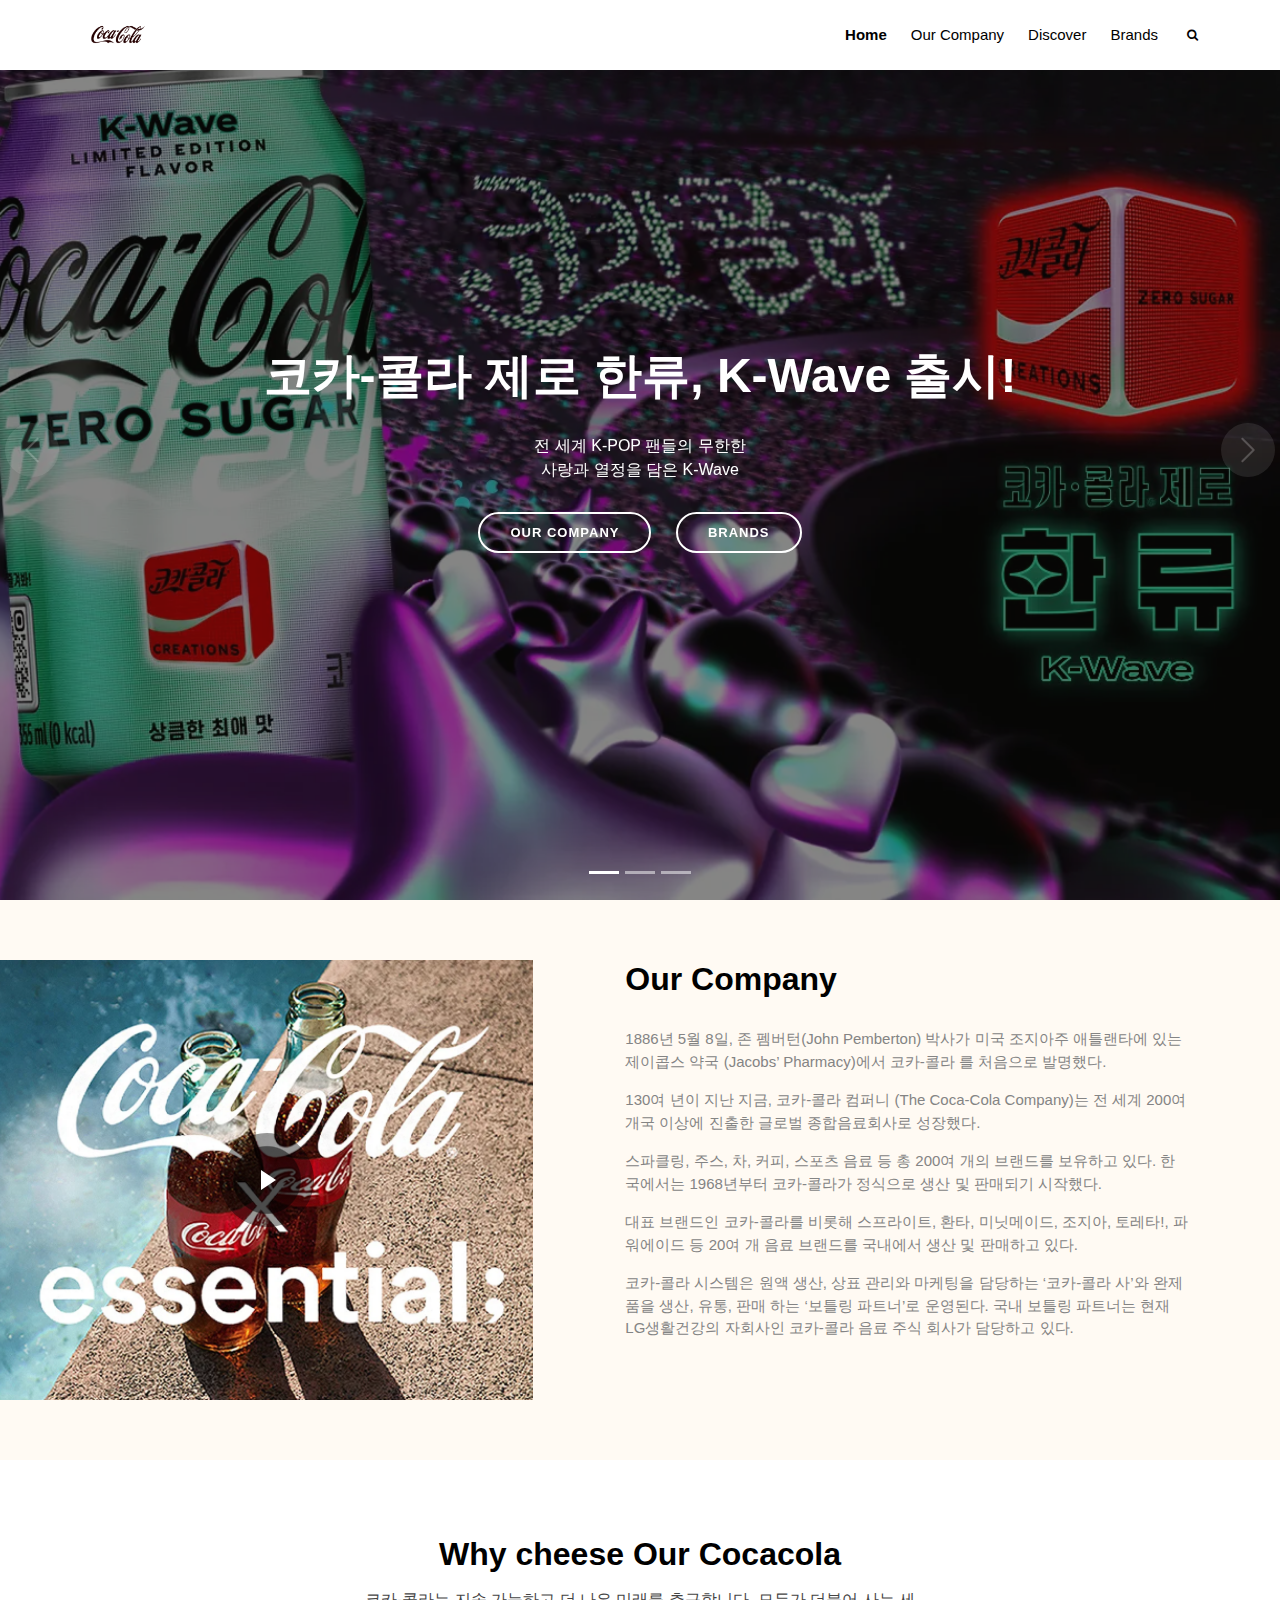
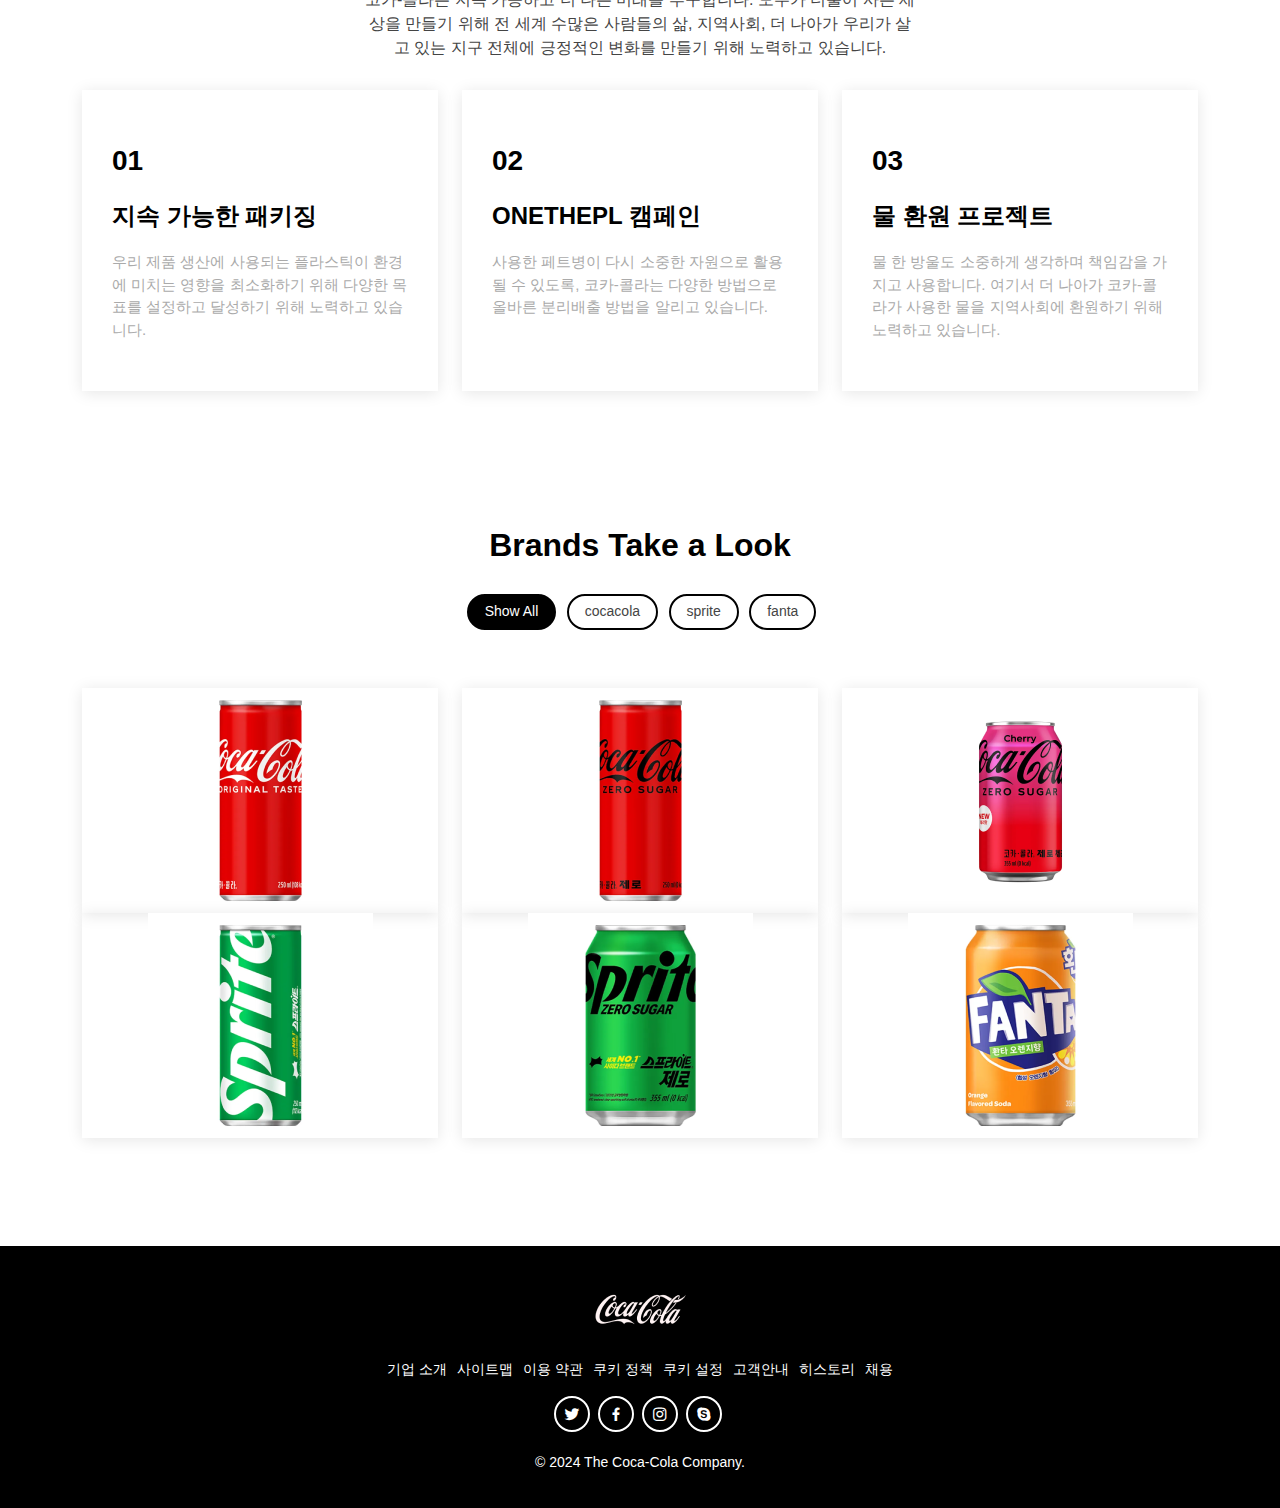
<file: index.html>
<!DOCTYPE html>
<html lang="ko">
    <head>
        <meta charset="UTF-8">
            <meta name="path_role" content="MAIN">
            <meta name="author" content="내용">
            <meta name="description" content="코카콜라, 2024, 웹퍼블리셔, 포트폴리오, 웹디자이너">
            <meta name="keywords" content="코카콜라, 2024, 웹퍼블리셔, 포트폴리오, 웹디자이너">
            <meta http-equiv="X-UA-Compatible" content="IE=edge">
            <meta http-equiv="Content-Type" content="text/html; charset=utf-8">
            <meta name="viewport" content="width=device-width,initial-scale=1">
            <title>2024 코카콜라 리뉴얼</title>
            <!-- PG크로스브라우징 필수내용 시작 -->
            <meta http-equiv="Cache-Control" content="no-cache, no-store, must-revalidate">
            <meta http-equiv="Pragma" content="no-cache">
            <meta http-equiv="Expires" content="0">
            <!-- PG크로스브라우징 필수내용 끝 -->
            <meta property="og:url" content="주소">
            <meta property="og:site_name" content="2024 코카콜라 리뉴얼">
            <meta property="og:type" content="website">
            <meta name="twitter:card" content="summary">
            <meta property="og:image" content="https://i.ibb.co/4VD33Gc/og.png">
            <meta name="twitter:image" content="https://i.ibb.co/4VD33Gc/og.png">
            <!-- Favicons -->
            <link rel="shortcut icon" href="img/favicon.ico">
            <!--CSS Files -->
            <link rel="stylesheet" href="library/animate.css/animate.min.css">
            <link rel="stylesheet" href="library/bootstrap/css/bootstrap.min.css">
            <link rel="stylesheet" href="library/swiper/swiper-bundle.min.css">
            <link rel="stylesheet" href="library/font-awesome/css/font-awesome.min.css">
            <link rel="stylesheet" href="library/glightbox/css/glightbox.min.css">
            <link rel="stylesheet" href="library/bootstrap-icons/bootstrap-icons.min.css">
            <link rel="stylesheet" href="library/boxicons/css/boxicons.min.css">
            <!-- Main CSS File -->
            <link rel="stylesheet" href="css/style.css">
    </head>
<body>
    <header id="header" class="fixed-top d-flex align-items-center header-transparent">
        <div class="container-fluid container-xl d-flex align-items-center justify-content-between">
    
          <div class="logo me-auto">
            <h1>
                <a href="index.html">
                    <img src="img/logo.png" alt="코카콜라 로고 이미지">
                </a>
            </h1>
          </div>
    
          <nav id="navbar" class="navbar order-last order-lg-0">
            <ul>
              <li><a class="nav-link scrollto active" href="#hero">Home</a></li>
              <li class="dropdown">
                <a class="nav-link scrollto" href="#company">Our Company</a>
                <ul>
                    <li><a href="company.html">Coca-Cola Company</a></li>
                    <li><a href="company.html">Since 1886</a></li>
                    <li><a href="company.html">Way to Come</a></li>
                </ul>
              </li>
              <li class="dropdown">
                <a class="nav-link scrollto" href="#why-us">Discover</a>
                <ul>
                    <li><a href="map.html">Brand Story</a></li>
                    <li><a href="map.html">Original</a></li>
                    <li><a href="map.html">Contact Us</a></li>
                </ul>
              </li>
              <li class="dropdown">
                <a class="nav-link scrollto" href="#menu">Brands</a>
                <ul>
                    <li><a href="faq.html">Sustainability</a></li>
                    <li><a href="faq.html">Social</a></li>
                    <li><a href="faq.html">FAQ</a></li>
                </ul>
              </li>
            </ul>
            <form class="navbar-form navbar-right navbar-search-form disabled animate__animated animate__fadeIn" role="form" action="" method="post" onsubmit="return false">
                <div class="form-group">
                    <input type="text" name="search" placeholder="Search..." class="search form-control">
                </div>
            </form>
            <ul class="nav navbar-nav navbar-right navbar-search-button">
                <li><a class="search-button" href="#"><i class="fa fa-search"></i></a></li>
            </ul>
            <i class="bi bi-list mobile-nav-toggle"></i>
          </nav><!-- .navbar -->
    
        </div>
    </header>
    <section id="hero">
        <div class="hero-container">
            <div id="heroCarousel" data-bs-interval="5000" class="carousel slide carousel-fade" data-bs-ride="carousel">
    
            <li class="carousel-indicators" id="hero-carousel-indicators"></li>
    
            <div class="carousel-inner" role="listbox">
    
                <!-- Slide 1 -->
                <div class="carousel-item active">
                <div class="carousel-container">
                    <div class="carousel-content">
                    <h2 class="animate__animated animate__fadeInDown">코카-콜라 제로 한류, K-Wave 출시!</h2>
                    <p class="animate__animated animate__fadeInUp">전 세계 K-POP 팬들의 무한한 사랑과 열정을 담은 K-Wave</p>
                    <div>
                        <a href="#company" class="btn-menu animate__animated animate__fadeInUp scrollto">OUR COMPANY</a>
                        <a href="#menu" class="btn-book animate__animated animate__fadeInUp scrollto">BRANDS</a>
                    </div>
                    </div>
                </div>
                </div>
    
                <!-- Slide 2 -->
                <div class="carousel-item">
                <div class="carousel-container">
                    <div class="carousel-content">
                    <h2 class="animate__animated animate__fadeInDown">코카-콜라X블루리본 서베이 &#60;레드리본 캠페인&#62;</h2>
                    <p class="animate__animated animate__fadeInUp">새로운 맛집의 상징, 레드리본</p>
                    <div>
                        <a href="#company" class="btn-menu animate__animated animate__fadeInUp scrollto">OUR COMPANY</a>
                        <a href="#menu" class="btn-book animate__animated animate__fadeInUp scrollto">BRANDS</a>
                    </div>
                    </div>
                </div>
                </div>
    
                <!-- Slide 3 -->
                <div class="carousel-item">
                <div class="carousel-container">
                    <div class="carousel-content">
                    <h2 class="animate__animated animate__fadeInDown">마법같이 되돌아오는 재활용의 즐거움</h2>
                    <p class="animate__animated animate__fadeInUp">원더풀 캠페인 시즌 5 시작</p>
                    <div>
                        <a href="#company" class="btn-menu animate__animated animate__fadeInUp scrollto">OUR COMPANY</a>
                        <a href="#menu" class="btn-book animate__animated animate__fadeInUp scrollto">BRANDS</a>
                    </div>
                    </div>
                </div>
                </div>
    
            </div>
    
            <a class="carousel-control-prev" href="#heroCarousel" role="button" data-bs-slide="prev">
                <span class="carousel-control-prev-icon bi bi-chevron-left" aria-hidden="true"></span>
            </a>
    
            <a class="carousel-control-next" href="#heroCarousel" role="button" data-bs-slide="next">
                <span class="carousel-control-next-icon bi bi-chevron-right" aria-hidden="true"></span>
            </a>
    
            </div>
        </div>
    </section>
    <div id="main">	
            <section id="company" class="company">
            <div class="container-fluid">
                <div class="row">
                <div class="col-lg-5 align-items-stretch video-box" style="background-image: url(&quot;img/thumbnail.png&quot;);">
                    <a href="https://youtu.be/g8GCY-1HEGg" class="glightbox play-btn mb-4"></a>
                </div>
                <div class="col-lg-7 d-flex flex-column justify-content-center align-items-stretch">
                    <div class="content">
                    <h3>Our Company</h3>
                    <p>
                        1886년 5월 8일, 존 펨버턴(John Pemberton) 박사가 미국 조지아주 
                        애틀랜타에  있는 제이콥스 약국 (Jacobs’ Pharmacy)에서 코카-콜라
                        를 처음으로 발명했다. 
                    </p>
                    <p>
                        130여 년이 지난 지금, 코카-콜라 컴퍼니 (The Coca‑Cola Company)는 
                        전 세계 200여 개국 이상에 진출한 글로벌 종합음료회사로 성장했다. 
                    </p>
                    <p>
                        스파클링, 주스, 차, 커피, 스포츠 음료 등 총 200여 개의 브랜드를 보유하고 있다.
                        한국에서는 1968년부터 코카-콜라가 정식으로 생산 및 판매되기 시작했다.
                    </p>
                    <p>
                        대표 브랜드인 코카-콜라를 비롯해 스프라이트, 환타, 미닛메이드, 조지아, 
                        토레타!, 파워에이드 등 20여 개 음료 브랜드를 국내에서 생산 및 판매하고 있다.
                    </p>
                    <p>
                        코카-콜라 시스템은 원액 생산, 상표 관리와 마케팅을 담당하는 ‘코카-콜라
                        사’와 완제품을 생산, 유통, 판매 하는 ‘보틀링 파트너’로 운영된다. 
                        국내 보틀링 파트너는 현재 LG생활건강의 자회사인 
                        코카-콜라 음료 주식 회사가 담당하고 있다. 
                    </p>
                    </div>
                </div>        
                </div>      
            </div>
            </section>
            <section id="why-us" class="why-us">
            <div class="container">
        
                <div class="section-title">
                <h2>Why cheese Our Cocacola</h2>
                <p>코카-콜라는 지속 가능하고 더 나은 미래를 추구합니다. 
                    모두가 더불어 사는 세상을 만들기 위해 전 세계 수많은 사람들의 삶, 지역사회, ​
                    더 나아가 우리가 살고 있는 지구 전체에 긍정적인 변화를 만들기 위해 노력하고 있습니다.
                </p>
                </div>
        
                <div class="row">
        
                <div class="col-lg-4">
                    <div class="box">
                    <span>01</span>
                    <h4>지속 가능한 패키징</h4>
                    <p>우리 제품 생산에 사용되는 플라스틱이 환경에 미치는 
                        영향을 최소화하기 위해 다양한 목표를 설정하고 달성하기 
                        위해 노력하고 있습니다.
                    </p>
                    </div>
                </div>
        
                <div class="col-lg-4 mt-4 mt-lg-0">
                    <div class="box">
                    <span>02</span>
                    <h4>ONETHEPL 캠페인</h4>
                    <p>
                        사용한 페트병이 다시 소중한 자원으로 활용될 수 있도록, 코카-콜라는 다양한 방법으로 올바른 분리배출 방법을 알리고 있습니다.
                    </p>
                    </div>
                </div>
        
                <div class="col-lg-4 mt-4 mt-lg-0">
                    <div class="box">
                    <span>03</span>
                    <h4>물 환원 프로젝트</h4>
                    <p>물 한 방울도 소중하게 생각하며 책임감을 가지고 사용합니다. 여기서 더 나아가 코카-콜라가 사용한 물을 지역사회에 환원하기 위해 노력하고 있습니다.</p>
                    </div>
                </div>
        
                </div>
        
            </div>
            </section>
            <section id="menu" class="menu">
            <div class="container">
        
                <div class="section-title">
                <h2>Brands Take a Look</h2>
                </div>
        
                <div class="row">
                    <div class="col-lg-12 d-flex justify-content-center">
                        <ul id="menu-flters">
                        <li data-filter="*" class="filter-active">Show All</li>
                        <li data-filter=".filter-cocacola">cocacola</li>
                        <li data-filter=".filter-sprite">sprite</li>
                        <li data-filter=".filter-fanta">fanta</li>
                        </ul>
                    </div>
                </div>
        
                <div class="row menu-container mt-5 mb-5">
        
                <div class="col-lg-4 menu-item filter-cocacola">
                    <div class="box d-flex justify-content-center">
                        <img src="img/cocacola_img_01.png" alt="">
                    </div>
                </div>
                <div class="col-lg-4 menu-item filter-cocacola">
                    <div class="box d-flex justify-content-center">
                        <img src="img/cocacola_img_02.png" alt="">
                    </div>
                </div>
                <div class="col-lg-4 menu-item filter-cocacola">
                    <div class="box d-flex justify-content-center">
                        <img src="img/cocacola_img_03.png" alt="">
                    </div>
                </div>
                <div class="col-lg-4 menu-item filter-sprite">
                    <div class="box d-flex justify-content-center">
                        <img src="img/sprite_img_01.png" alt="">
                    </div>
                </div>
                <div class="col-lg-4 menu-item filter-sprite">
                    <div class="box d-flex justify-content-center">
                        <img src="img/sprite_img_02.png" alt="">
                    </div>
                </div>
                <div class="col-lg-4 menu-item filter-fanta">
                    <div class="box d-flex justify-content-center">
                        <img src="img/fanta_img_01.png" alt="">
                    </div>
                </div>
        
                </div>
        
            </div>
            </section>
    </div>
    <footer id="footer">
        <div class="container">
            <h3>
                <a href="index.html">
                    <img src="img/footer_logo.png" alt="푸터 코카콜라 로고이미지">
                </a>
            </h3>
            <ul class="d-flex justify-content-center">
                <li><a href="#">기업 소개</a></li>
                <li><a href="#">사이트맵</a></li>
                <li><a href="#">이용 약관</a></li>
                <li><a href="#">쿠키 정책</a></li>
                <li><a href="#">쿠키 설정</a></li>
                <li><a href="#">고객안내</a></li>
                <li><a href="#">히스토리</a></li>
                <li><a href="#">채용</a></li>
            </ul>
            <div class="social-links">
            <a href="#" class="youtube"><i class="bx bxl-twitter"></i></a>
            <a href="#" class="twitter"><i class="bx bxl-facebook"></i></a>
            <a href="#" class="instagram"><i class="bx bxl-instagram"></i></a>
            <a href="#" class="facebook"><i class="bx bxl-skype"></i></a>
            </div>
            <div class="copyright">
                © 2024 The Coca‑Cola Company.
            </div>
        </div>
    </footer>
    <a href="#" class="back-to-top d-flex align-items-center justify-content-center active">
        <i class="bi bi-arrow-up-short"></i>
    </a>
    <!-- JS Files -->
    <script src="js/jquery-1.11.1.min.js"></script>
    <script src="library/bootstrap/js/bootstrap.bundle.min.js"></script>
    <script src="library/swiper/swiper-bundle.min.js"></script>
    <script src="library/glightbox/js/glightbox.min.js"></script>
    <script src="library/isotope-layout/isotope.pkgd.min.js"></script>
    <!-- Main JS File -->
    <script src="js/main.js"></script>
</body>
</html>
</file>
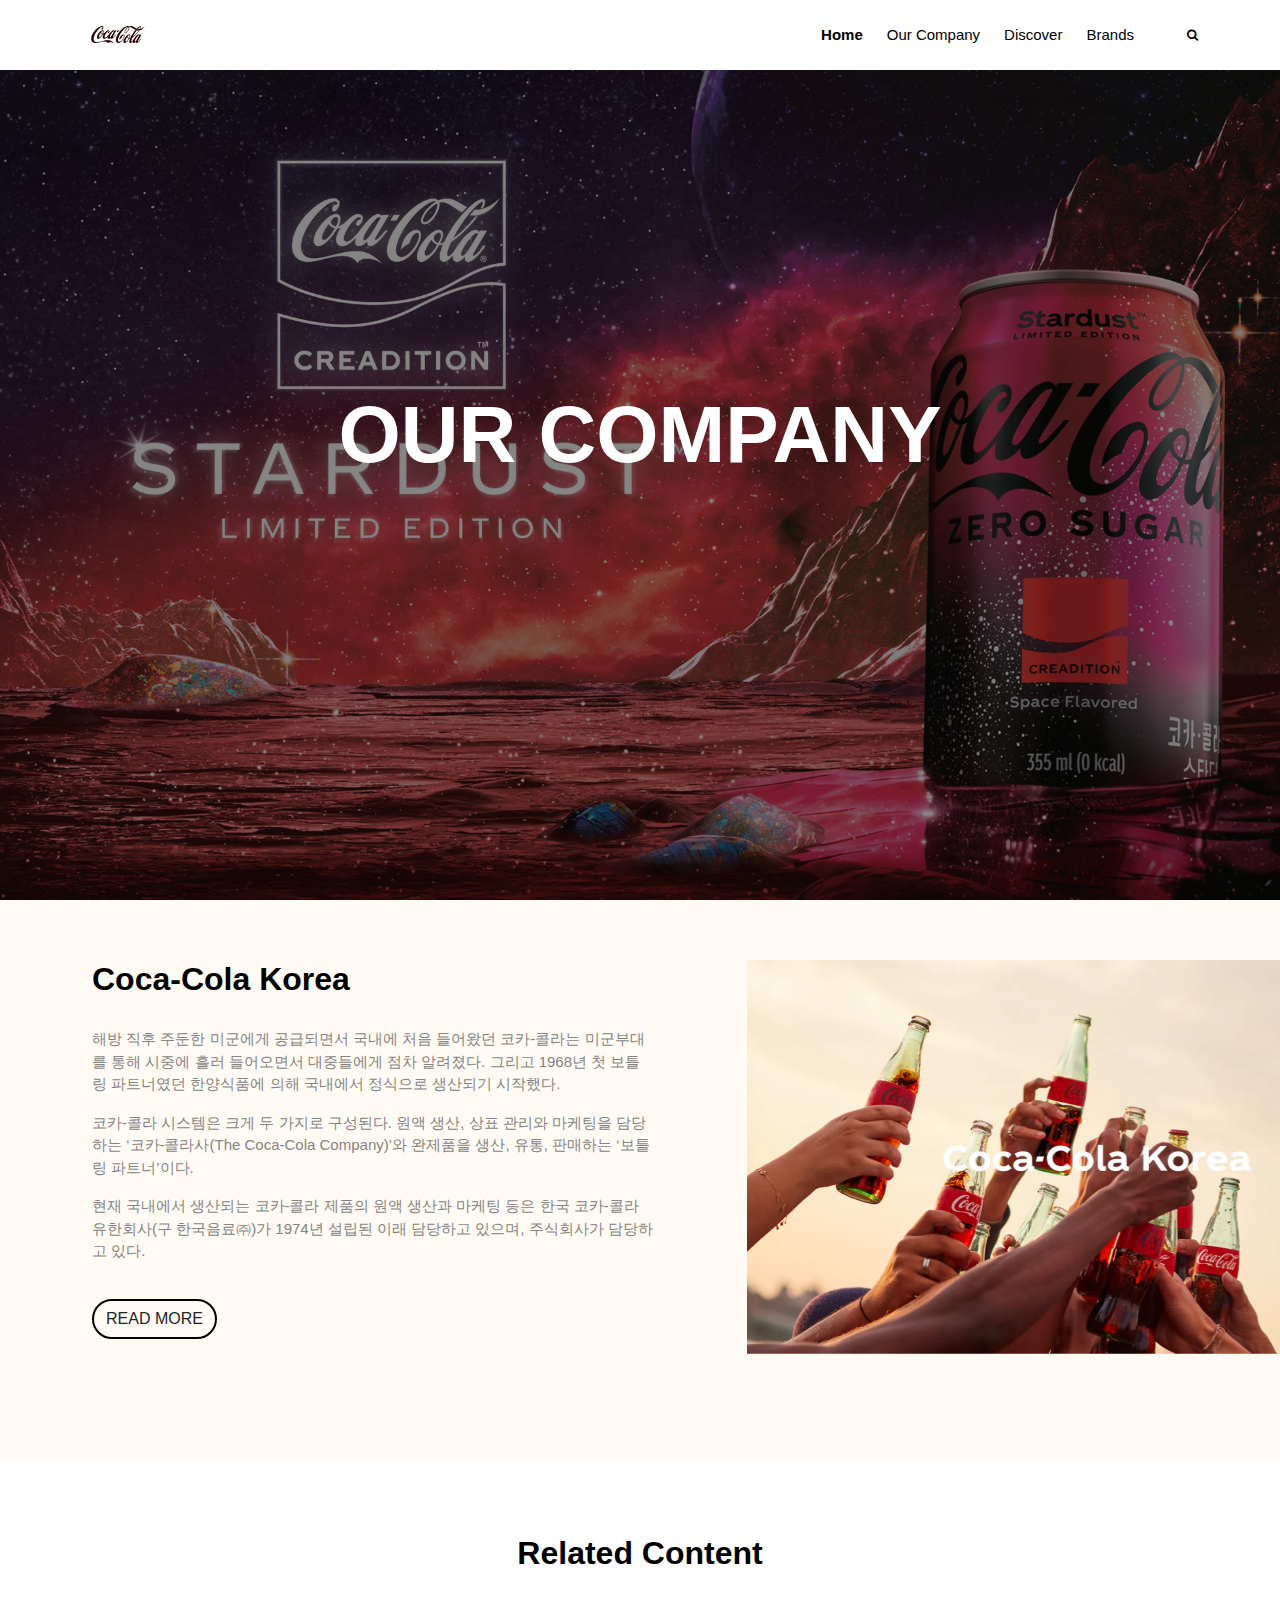
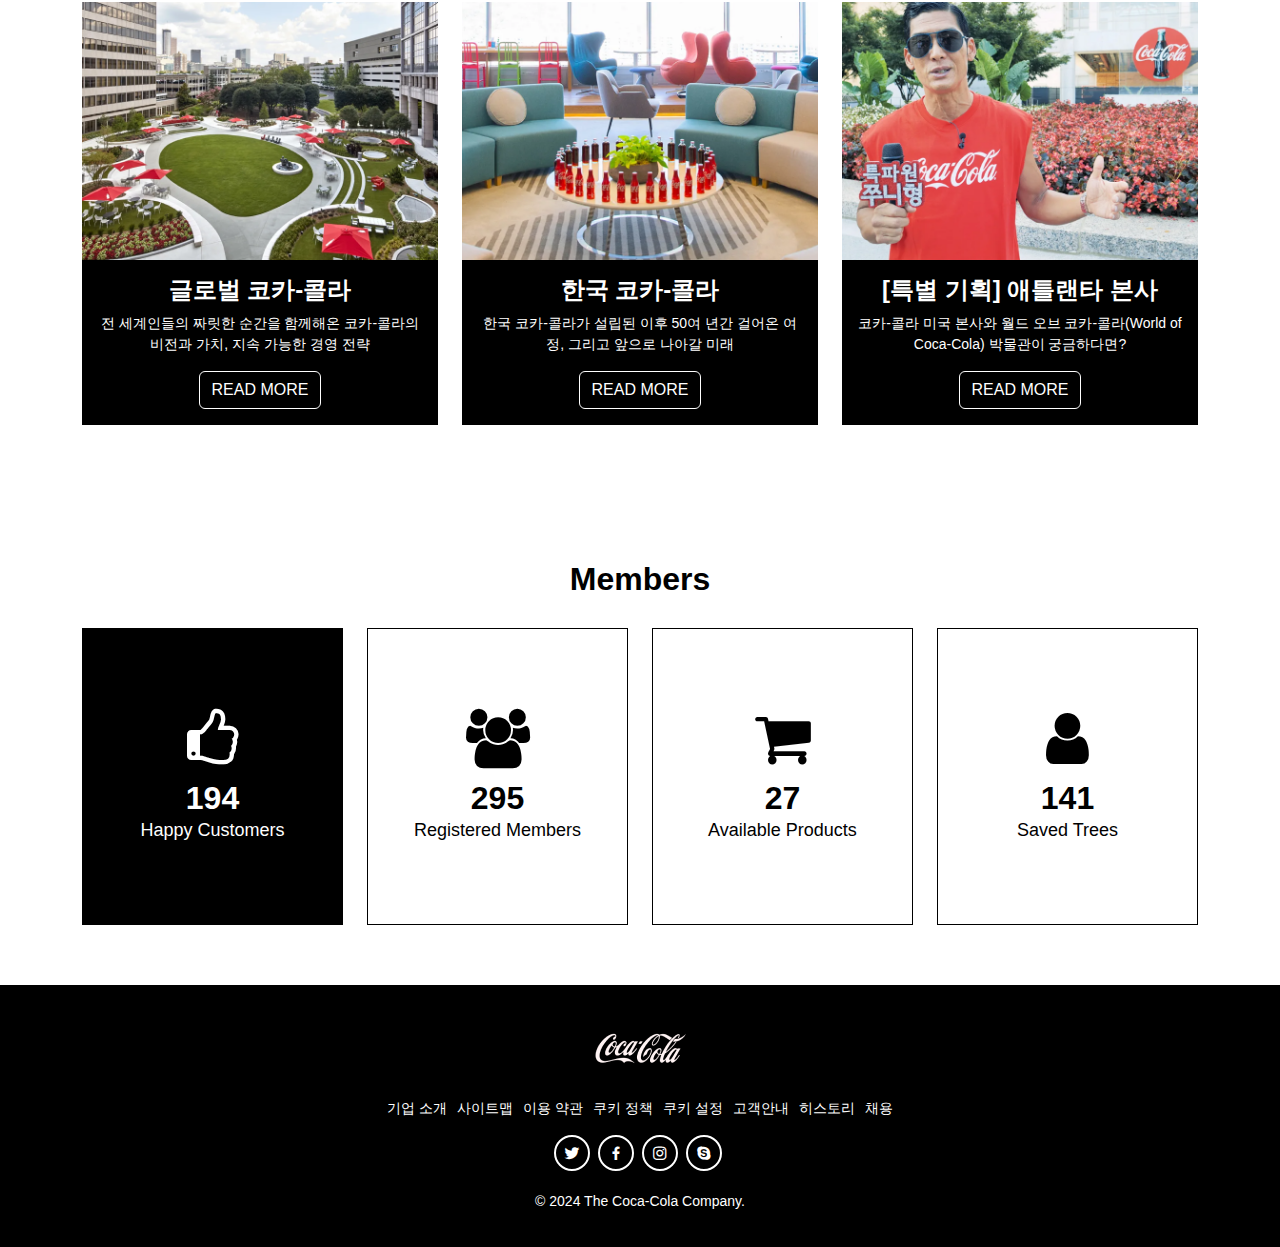
<file: company.html>
<!DOCTYPE html>
<html lang="ko">
    <head>
        <meta charset="UTF-8">
            <meta name="path_role" content="MAIN">
            <meta name="author" content="내용">
            <meta name="description" content="내용">
            <meta name="keywords" content="내용">
            <meta http-equiv="X-UA-Compatible" content="IE=edge">
            <meta http-equiv="Content-Type" content="text/html; charset=utf-8">
            <meta name="viewport" content="width=device-width,initial-scale=1">
            <title>2024 코카콜라 리뉴얼</title>
            <!-- PG크로스브라우징 필수내용 시작 -->
            <meta http-equiv="Cache-Control" content="no-cache, no-store, must-revalidate">
            <meta http-equiv="Pragma" content="no-cache">
            <meta http-equiv="Expires" content="0">
            <!-- PG크로스브라우징 필수내용 끝 -->
            <meta property="og:url" content="주소">
            <meta property="og:site_name" content="2024 코카콜라 리뉴얼">
            <meta property="og:type" content="website">
            <meta name="twitter:card" content="summary">
            <meta property="og:image" content="https://i.ibb.co/4VD33Gc/og.png">
            <meta name="twitter:image" content="https://i.ibb.co/4VD33Gc/og.png">
            <!-- Favicons -->
            <link rel="shortcut icon" href="img/favicon.ico">
            <!--CSS Files -->
            <link rel="stylesheet" href="library/animate.css/animate.min.css">
            <link rel="stylesheet" href="library/bootstrap/css/bootstrap.min.css">
            <link rel="stylesheet" href="library/swiper/swiper-bundle.min.css">
            <link rel="stylesheet" href="library/font-awesome/css/font-awesome.min.css">
            <link rel="stylesheet" href="library/glightbox/css/glightbox.min.css">
            <link rel="stylesheet" href="library/bootstrap-icons/bootstrap-icons.min.css">
            <link rel="stylesheet" href="library/boxicons/css/boxicons.min.css">
            <!-- Main CSS File -->
            <link rel="stylesheet" href="css/style.css">
            <link rel="stylesheet" href="css/company.css">
        </head>
        <body>
            <header id="header" class="fixed-top d-flex align-items-center header-transparent">
                <div class="container-fluid container-xl d-flex align-items-center justify-content-between">
            
                  <div class="logo me-auto">
                    <h1>
                        <a href="index.html">
                            <img src="img/logo.png" alt="코카콜라 로고 이미지">
                        </a>
                    </h1>
                  </div>
            
                  <nav id="navbar" class="navbar order-last order-lg-0">
                    <ul>
                      <li><a class="nav-link scrollto active" href="#hero">Home</a></li>
                      <li class="dropdown">
                        <a class="nav-link scrollto" href="#company">Our Company</a>
                        <ul>
                            <li><a href="company.html">Coca-Cola Company</a></li>
                            <li><a href="company.html">Since 1886</a></li>
                            <li><a href="company.html">Way to Come</a></li>
                        </ul>
                      </li>
                      <li class="dropdown">
                        <a class="nav-link scrollto" href="#why-us">Discover</a>
                        <ul>
                            <li><a href="map.html">Brand Story</a></li>
                            <li><a href="map.html">Original</a></li>
                            <li><a href="map.html">Contact Us</a></li>
                        </ul>
                      </li>
                      <li class="dropdown">
                        <a class="nav-link scrollto" href="#menu">Brands</a>
                        <ul>
                            <li><a href="faq.html">Sustainability</a></li>
                            <li><a href="faq.html">Social</a></li>
                            <li><a href="faq.html">FAQ</a></li>
                        </ul>
                      </li>
                      <li class="search"><a href="#"></a></li>
                    </ul>
                    <form class="navbar-form navbar-right navbar-search-form disabled animate__animated animate__fadeIn" role="form" action="" method="post" onsubmit="return false">
                        <div class="form-group">
                            <input type="text" name="search" placeholder="Search..." class="search form-control">
                        </div>
                    </form>
                    <ul class="nav navbar-nav navbar-right navbar-search-button">
                        <li><a class="search-button" href="#"><i class="fa fa-search"></i></a></li>
                    </ul>
                    <i class="bi bi-list mobile-nav-toggle"></i>
                  </nav><!-- .navbar -->
            
                </div>
            </header>
            <section id="company_hero">
                <div class="company_hero-container">
                    <h2>OUR COMPANY</h2>
                </div>
            </section>
            <section id="company" class="company">
                <div class="container-fluid">
                    <div class="row">
                        <div class="col-lg-7 d-flex flex-column justify-content-center align-items-stretch company_desp">
                            <div class="content">
                            <h3>Coca-Cola Korea</h3>
                            <p>
                                해방 직후 주둔한 미군에게 공급되면서 국내에 처음 들어왔던 코카-콜라는 
                                미군부대를 통해 시중에 흘러 들어오면서 대중들에게 점차 알려졌다. 
                                그리고 1968년 첫 보틀링 파트너였던 한양식품에 의해 국내에서 
                                정식으로 생산되기 시작했다. 
                            </p>
                            <p>
                                코카-콜라 시스템은 크게 두 가지로 구성된다. 원액 생산, 
                                상표 관리와 마케팅을 담당하는 ‘코카-콜라사(The Coca‑Cola Company)’와 완제품을 생산, 
                                유통, 판매하는 ‘보틀링 파트너’이다.  
                            </p>
                            <p>
                                현재 국내에서 생산되는 코카-콜라 제품의 원액 생산과 마케팅 
                                등은 한국 코카-콜라 유한회사(구 한국음료㈜)가 1974년 설립된 
                                이래 담당하고 있으며,  주식회사가 담당하고 있다. 
                            </p>
                            <a href="#" class="btn">READ MORE</a>
                            </div>
                        </div>  
                        <div class="col-lg-5 align-items-stretch company_thum">
                        </div>     
                    </div>      
                </div>
            </section>
            <section id="card">
                <div class="container">
                    <div class="section-title">
                        <h2>Related Content</h2>
                        </div>
                    <div class="row gy-4">
                        <div class="col-xl-4 col-md-6">
                            <div class="card">
                              <img src="img/card_img_01.png" alt="글로벌 코카-콜라">
                              <div class="card-body">
                                <h5 class="card-title">글로벌 코카-콜라</h5>
                                <p class="card-text">
                                    전 세계인들의 짜릿한 순간을 함께해온 코카-콜라의 
                                    비전과 가치, 지속 가능한 경영 전략
                                </p>
                                <a href="#" class="btn">READ MORE</a>
                              </div>
                            </div>
                          </div>
                          <div class="col-xl-4 col-md-6">
                            <div class="card">
                              <img src="img/card_img_02.png" alt="한국 코카-콜라">
                              <div class="card-body">
                                <h5 class="card-title">한국 코카-콜라</h5>
                                <p class="card-text">
                                    한국 코카-콜라가 설립된 이후 50여 년간 걸어온 여정, 그리고 앞으로 나아갈 미래
                                </p>
                                <a href="#" class="btn">READ MORE</a>
                              </div>
                            </div>
                          </div>
                          <div class="col-xl-4 col-md-6">
                            <div class="card">
                              <img src="img/card_img_03.png" alt="애틀랜타 본사">
                              <div class="card-body">
                                <h5 class="card-title">[특별 기획] 애틀랜타 본사</h5>
                                <p class="card-text">
                                    코카-콜라 미국 본사와 월드 오브 코카-콜라(World of Coca‑Cola) 박물관이 궁금하다면?
                                </p>
                                <a href="#" class="btn">READ MORE</a>
                              </div>
                            </div>
                          </div>
                    </div>
                </div>
            </section>
            <section id="counters">
                <div class="container">
                    <div class="section-title">
                        <h2>Members</h2>
                    </div>
                    <div class="row">
                
                    <div class="four col-md-3">
                        <div class="counter-box colored">
                            <i class="fa fa-thumbs-o-up"></i>
                            <span class="counter">2147</span>
                            <p>Happy Customers</p>
                        </div>
                    </div>
                    <div class="four col-md-3">
                        <div class="counter-box">
                            <i class="fa fa-group"></i>
                            <span class="counter">3275</span>
                            <p>Registered Members</p>
                        </div>
                    </div>
                    <div class="four col-md-3">
                        <div class="counter-box">
                            <i class="fa  fa-shopping-cart"></i>
                            <span class="counter">289</span>
                            <p>Available Products</p>
                        </div>
                    </div>
                    <div class="four col-md-3">
                        <div class="counter-box">
                            <i class="fa  fa-user"></i>
                            <span class="counter">1563</span>
                            <p>Saved Trees</p>
                        </div>
                    </div>
                  </div>	
                </div>
            </section>
            <footer id="footer">
                <div class="container">
                    <h3>
                        <a href="index.html">
                            <img src="img/footer_logo.png" alt="푸터 코카콜라 로고이미지">
                        </a>
                    </h3>
                    <ul class="d-flex justify-content-center">
                        <li><a href="#">기업 소개</a></li>
                        <li><a href="#">사이트맵</a></li>
                        <li><a href="#">이용 약관</a></li>
                        <li><a href="#">쿠키 정책</a></li>
                        <li><a href="#">쿠키 설정</a></li>
                        <li><a href="#">고객안내</a></li>
                        <li><a href="#">히스토리</a></li>
                        <li><a href="#">채용</a></li>
                    </ul>
                    <div class="social-links">
                    <a href="#" class="youtube"><i class="bx bxl-twitter"></i></a>
                    <a href="#" class="twitter"><i class="bx bxl-facebook"></i></a>
                    <a href="#" class="instagram"><i class="bx bxl-instagram"></i></a>
                    <a href="#" class="facebook"><i class="bx bxl-skype"></i></a>
                    </div>
                    <div class="copyright">
                        © 2024 The Coca‑Cola Company.
                    </div>
                </div>
            </footer>
            <a href="#" class="back-to-top d-flex align-items-center justify-content-center active">
                <i class="bi bi-arrow-up-short"></i>
            </a>
            <!-- JS Files -->
            <script src="js/jquery-1.11.1.min.js"></script>
            <script src="library/bootstrap/js/bootstrap.bundle.min.js"></script>
            <script src="library/swiper/swiper-bundle.min.js"></script>
            <script src="library/glightbox/js/glightbox.min.js"></script>
            <script src="library/isotope-layout/isotope.pkgd.min.js"></script>
            <!-- Main JS File -->
            <script src="js/main.js"></script>
        </body>
</html>
</file>
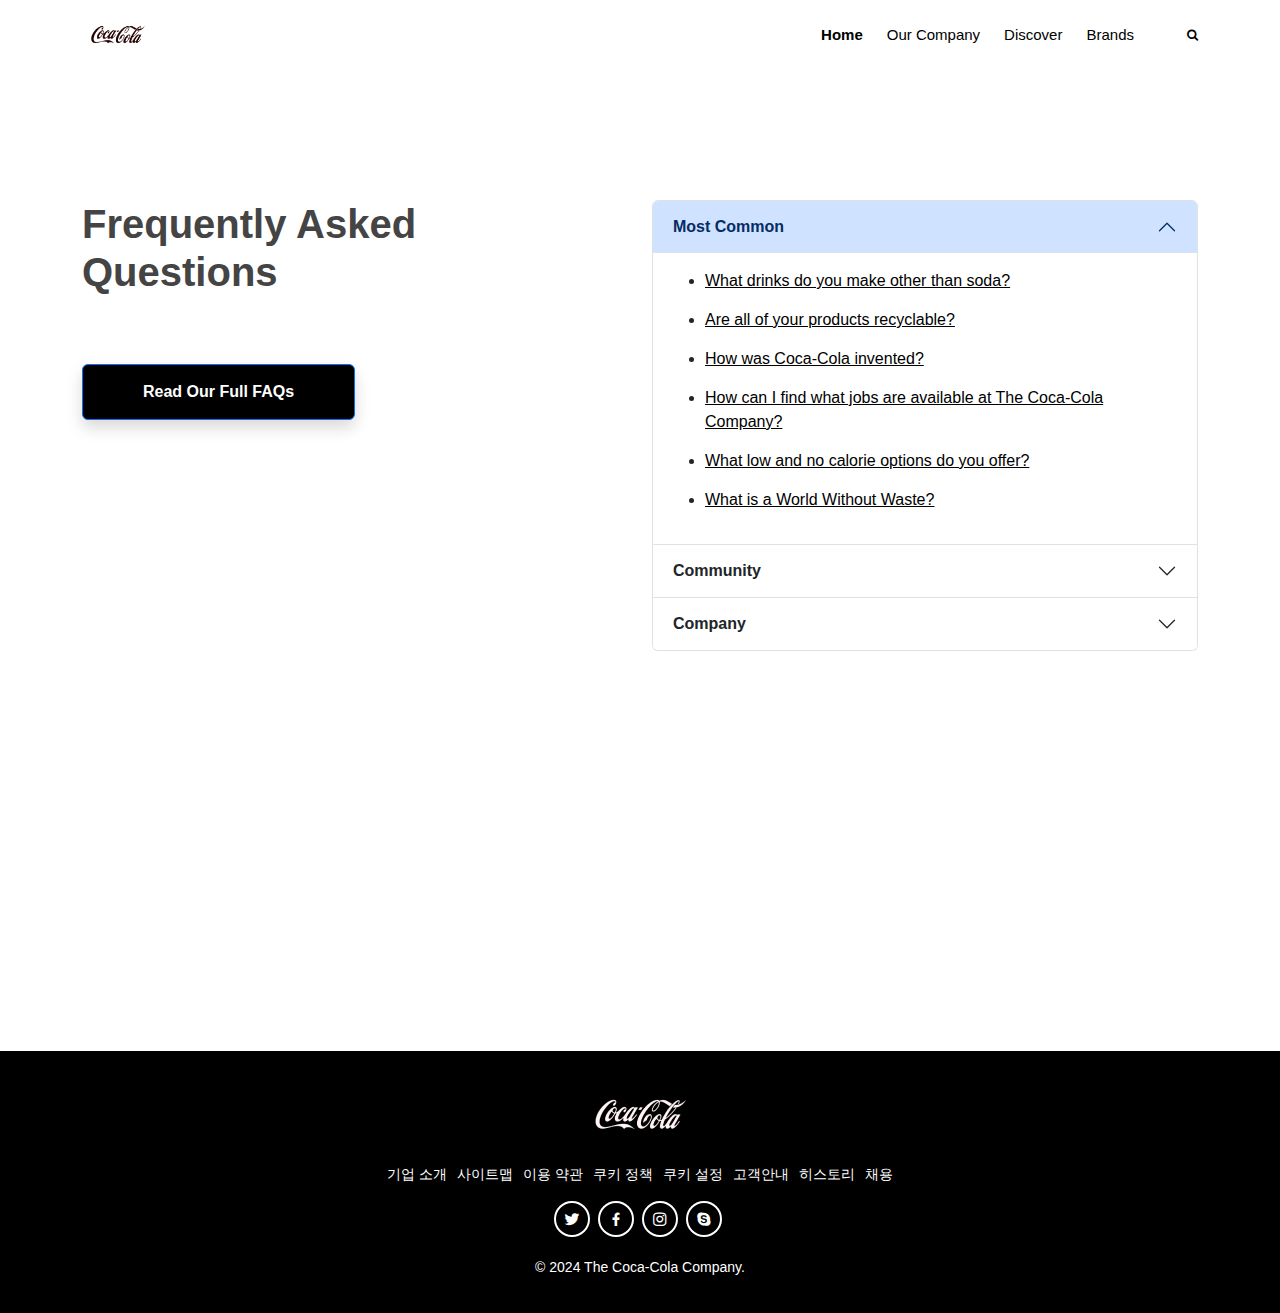
<file: faq.html>
<!DOCTYPE html>
<html lang="ko">
    <head>
        <meta charset="UTF-8">
            <meta name="path_role" content="MAIN">
            <meta name="author" content="내용">
            <meta name="description" content="내용">
            <meta name="keywords" content="내용">
            <meta http-equiv="X-UA-Compatible" content="IE=edge">
            <meta http-equiv="Content-Type" content="text/html; charset=utf-8">
            <meta name="viewport" content="width=device-width,initial-scale=1">
            <title>2024 코카콜라 리뉴얼</title>
            <!-- PG크로스브라우징 필수내용 시작 -->
            <meta http-equiv="Cache-Control" content="no-cache, no-store, must-revalidate">
            <meta http-equiv="Pragma" content="no-cache">
            <meta http-equiv="Expires" content="0">
            <!-- PG크로스브라우징 필수내용 끝 -->
            <meta property="og:url" content="주소">
            <meta property="og:site_name" content="2024 코카콜라 리뉴얼">
            <meta property="og:type" content="website">
            <meta name="twitter:card" content="summary">
            <meta property="og:image" content="https://i.ibb.co/4VD33Gc/og.png">
            <meta name="twitter:image" content="https://i.ibb.co/4VD33Gc/og.png">
            <!-- Favicons -->
            <link rel="shortcut icon" href="img/favicon.ico">
            <!--CSS Files -->
            <link rel="stylesheet" href="library/animate.css/animate.min.css">
            <link rel="stylesheet" href="library/bootstrap/css/bootstrap.min.css">
            <link rel="stylesheet" href="library/swiper/swiper-bundle.min.css">
            <link rel="stylesheet" href="library/font-awesome/css/font-awesome.min.css">
            <link rel="stylesheet" href="library/glightbox/css/glightbox.min.css">
            <link rel="stylesheet" href="library/bootstrap-icons/bootstrap-icons.min.css">
            <link rel="stylesheet" href="library/boxicons/css/boxicons.min.css">
            <!-- Main CSS File -->
            <link rel="manifest" href="css/faq.css">
            <link rel="stylesheet" href="css/style.css">
        </head>
  <body>
        <meta charset="UTF-8">
            <meta name="path_role" content="MAIN">
            <meta name="author" content="내용">
            <meta name="description" content="내용">
            <meta name="keywords" content="내용">
            <meta http-equiv="X-UA-Compatible" content="IE=edge">
            <meta http-equiv="Content-Type" content="text/html; charset=utf-8">
            <meta name="viewport" content="width=device-width,initial-scale=1">
            <title>2024 코카콜라 리뉴얼</title>
            <!-- PG크로스브라우징 필수내용 시작 -->
            <meta http-equiv="Cache-Control" content="no-cache, no-store, must-revalidate">
            <meta http-equiv="Pragma" content="no-cache">
            <meta http-equiv="Expires" content="0">
            <!-- PG크로스브라우징 필수내용 끝 -->
            <meta property="og:url" content="주소">
            <meta property="og:site_name" content="2024 코카콜라 리뉴얼">
            <meta property="og:type" content="website">
            <meta name="twitter:card" content="summary">
            <meta property="og:image" content="https://i.ibb.co/4VD33Gc/og.png">
            <meta name="twitter:image" content="https://i.ibb.co/4VD33Gc/og.png">
            <!-- Favicons -->
            <link rel="shortcut icon" href="img/favicon.ico">
            <!--CSS Files -->
            <link rel="stylesheet" href="library/animate.css/animate.min.css">
            <link rel="stylesheet" href="library/bootstrap/css/bootstrap.min.css">
            <link rel="stylesheet" href="library/swiper/swiper-bundle.min.css">
            <link rel="stylesheet" href="library/font-awesome/css/font-awesome.min.css">
            <link rel="stylesheet" href="library/glightbox/css/glightbox.min.css">
            <link rel="stylesheet" href="library/bootstrap-icons/bootstrap-icons.min.css">
            <link rel="stylesheet" href="library/boxicons/css/boxicons.min.css">
            <!-- Main CSS File -->
            <link rel="stylesheet" href="css/style.css">
            <link rel="stylesheet" href="css/faq.css">
        <body>
          <header id="header" class="fixed-top d-flex align-items-center header-transparent">
            <div class="container-fluid container-xl d-flex align-items-center justify-content-between">
        
              <div class="logo me-auto">
                <h1>
                    <a href="index.html">
                        <img src="img/logo.png" alt="코카콜라 로고 이미지">
                    </a>
                </h1>
              </div>
        
              <nav id="navbar" class="navbar order-last order-lg-0">
                <ul>
                  <li><a class="nav-link scrollto active" href="#hero">Home</a></li>
                  <li class="dropdown">
                    <a class="nav-link scrollto" href="#company">Our Company</a>
                    <ul>
                        <li><a href="company.html">Coca-Cola Company</a></li>
                        <li><a href="company.html">Since 1886</a></li>
                        <li><a href="company.html">Way to Come</a></li>
                    </ul>
                  </li>
                  <li class="dropdown">
                    <a class="nav-link scrollto" href="#why-us">Discover</a>
                    <ul>
                        <li><a href="map.html">Brand Story</a></li>
                        <li><a href="map.html">Original</a></li>
                        <li><a href="map.html">Contact Us</a></li>
                    </ul>
                  </li>
                  <li class="dropdown">
                    <a class="nav-link scrollto" href="#menu">Brands</a>
                    <ul>
                        <li><a href="faq.html">Sustainability</a></li>
                        <li><a href="faq.html">Social</a></li>
                        <li><a href="faq.html">FAQ</a></li>
                    </ul>
                  </li>
                  <li class="search"><a href="#"></a></li>
                </ul>
                <form class="navbar-form navbar-right navbar-search-form disabled animate__animated animate__fadeIn" role="form" action="" method="post" onsubmit="return false">
                    <div class="form-group">
                        <input type="text" name="search" placeholder="Search..." class="search form-control">
                    </div>
                </form>
                <ul class="nav navbar-nav navbar-right navbar-search-button">
                    <li><a class="search-button" href="#"><i class="fa fa-search"></i></a></li>
                </ul>
                <i class="bi bi-list mobile-nav-toggle"></i>
              </nav><!-- .navbar -->
        
            </div>
        </header>
            <div id="main">	
                <section id="faq" class="faq">
                    <div class="container" data-path="0.0">
                        <div class="row" data-path="0.0.0">
                          <div class="col-12 col-lg-6 mb-16 mb-lg-0">
                            <div class="mw-md mx-auto mx-lg-0">
                              <h3 data-config-id="auto-txt-1-2">Frequently Asked<br>Questions</h3>
                              <a class="btn btn-primary shadow faq_btn" href="#" data-config-id="auto-txt-3-2">Read Our Full FAQs</a>
                            </div>
                          </div>
                          <div class="col-12 col-lg-6" data-path="0.0.0.1">
                            <div class="accordion" id="accordionExample">
                                <div class="accordion-item">
                                  <h2 class="accordion-header" id="headingOne">
                                    <button class="accordion-button" type="button" data-bs-toggle="collapse" data-bs-target="#collapseOne" aria-expanded="true" aria-controls="collapseOne">
                                        Most Common
                                    </button>
                                  </h2>
                                  <div id="collapseOne" class="accordion-collapse collapse show" aria-labelledby="headingOne" data-bs-parent="#accordionExample">
                                    <div class="accordion-body">
                                        <ul>
                                            <li>
                                                <a href="#">What drinks do you make other than soda?</a>
                                            </li>
                                            <li>
                                                <a href="#">Are all of your products recyclable?</a>
                                            </li>
                                            <li>
                                                <a href="#">How was Coca‑Cola invented?</a>
                                            </li>
                                            <li>
                                                <a href="#">How can I find what jobs are available at The Coca‑Cola Company?</a>
                                            </li>
                                            <li>
                                                <a href="#">What low and no calorie options do you offer?</a>
                                            </li>
                                            <li>
                                                <a href="#">What is a World Without Waste?</a>
                                            </li>
                                        </ul>
                                    </div>
                                  </div>
                                </div>
                                <div class="accordion-item">
                                  <h2 class="accordion-header" id="headingTwo">
                                    <button class="accordion-button collapsed" type="button" data-bs-toggle="collapse" data-bs-target="#collapseTwo" aria-expanded="false" aria-controls="collapseTwo">
                                        Community
                                    </button>
                                  </h2>
                                  <div id="collapseTwo" class="accordion-collapse collapse" aria-labelledby="headingTwo" data-bs-parent="#accordionExample">
                                    <div class="accordion-body">
                                      <ul>
                                        <li>
                                            <a href="#">What is The Coca‑Cola Foundation?</a>
                                        </li>
                                        <li>
                                            <a href="#">What is the Coca‑Cola Scholars Program?</a>
                                        </li>
                                      </ul>
                                    </div>
                                  </div>
                                </div>
                                <div class="accordion-item">
                                  <h2 class="accordion-header" id="headingThree">
                                    <button class="accordion-button collapsed" type="button" data-bs-toggle="collapse" data-bs-target="#collapseThree" aria-expanded="false" aria-controls="collapseThree">
                                        Company
                                    </button>
                                  </h2>
                                  <div id="collapseThree" class="accordion-collapse collapse" aria-labelledby="headingThree" data-bs-parent="#accordionExample">
                                    <div class="accordion-body">
                                        <ul>
                                            <li>
                                                <a href="#">How can I find what jobs are available at The Coca‑Cola Company?</a>
                                            </li>
                                            <li>
                                                <a href="#">Where can I learn more about shareowner information at The Coca‑Cola Company?</a>
                                            </li>
                                            <li>
                                                <a href="#">Does The Coca‑Cola Company strive to operate its business responsibly?</a>
                                            </li>
                                            <li>
                                                <a href="#">I received a notification from Coca‑Cola that I have won a sweepstake or a cash prize. Is this legitimate?</a>
                                            </li>
                                            <li>
                                                <a href="#">Are Coca‑Cola beverages sold in schools?</a>
                                            </li>
                                            <li>
                                                <a href="#">What is the World of Coca‑Cola?</a>
                                            </li>
                                        </ul>
                                    </div>
                                  </div>
                                </div>
                              </div>
                          </div>
                        </div>
                      </div>
                </section>
            </div>
            <footer id="footer" class="faq_footer">
                <div class="container">
                    <h3>
                        <a href="index.html">
                            <img src="img/footer_logo.png" alt="푸터 코카콜라 로고이미지">
                        </a>
                    </h3>
                    <ul class="d-flex justify-content-center">
                        <li><a href="#">기업 소개</a></li>
                        <li><a href="#">사이트맵</a></li>
                        <li><a href="#">이용 약관</a></li>
                        <li><a href="#">쿠키 정책</a></li>
                        <li><a href="#">쿠키 설정</a></li>
                        <li><a href="#">고객안내</a></li>
                        <li><a href="#">히스토리</a></li>
                        <li><a href="#">채용</a></li>
                    </ul>
                    <div class="social-links">
                    <a href="#" class="youtube"><i class="bx bxl-twitter"></i></a>
                    <a href="#" class="twitter"><i class="bx bxl-facebook"></i></a>
                    <a href="#" class="instagram"><i class="bx bxl-instagram"></i></a>
                    <a href="#" class="facebook"><i class="bx bxl-skype"></i></a>
                    </div>
                    <div class="copyright">
                        © 2024 The Coca‑Cola Company.
                    </div>
                </div>
            </footer>
            <a href="#" class="back-to-top d-flex align-items-center justify-content-center active">
                <i class="bi bi-arrow-up-short"></i>
            </a>
            <!-- JS Files -->
            <script src="js/jquery-1.11.1.min.js"></script>
            <script src="library/bootstrap/js/bootstrap.bundle.min.js"></script>
            <script src="library/swiper/swiper-bundle.min.js"></script>
            <script src="library/glightbox/js/glightbox.min.js"></script>
            <script src="library/isotope-layout/isotope.pkgd.min.js"></script>
            <!-- Main JS File -->
            <script src="js/main.js"></script>
          </body>
</html>
</file>
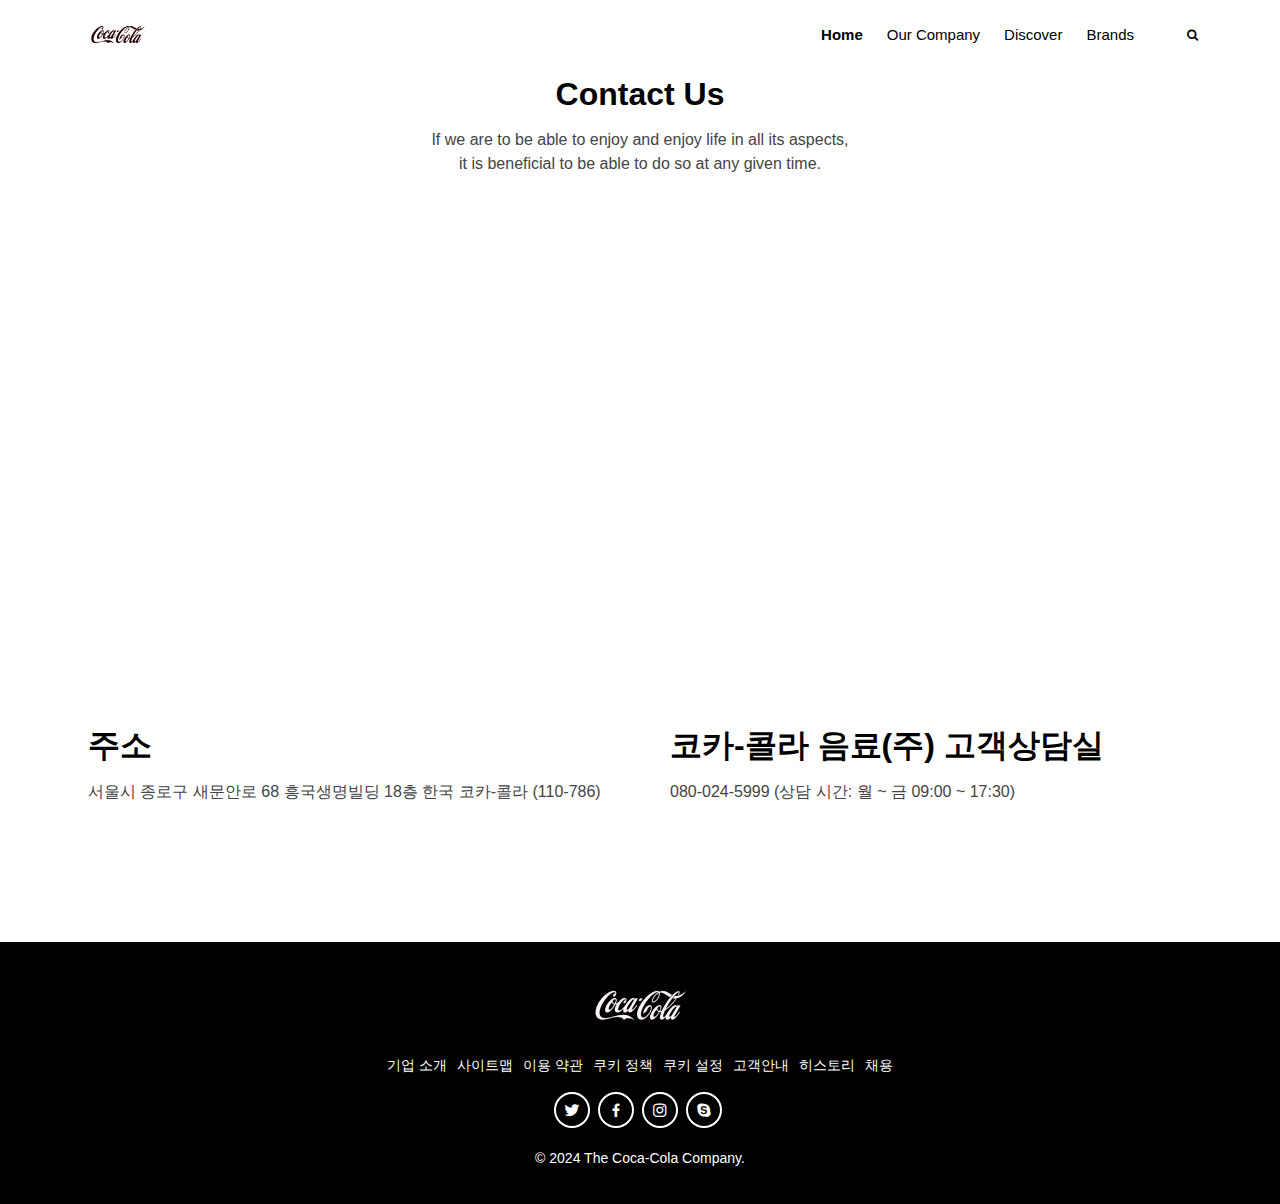
<file: map.html>
<!DOCTYPE html>
<html lang="ko">
    <head>
        <meta charset="UTF-8">
            <meta name="path_role" content="MAIN">
            <meta name="author" content="내용">
            <meta name="description" content="내용">
            <meta name="keywords" content="내용">
            <meta http-equiv="X-UA-Compatible" content="IE=edge">
            <meta http-equiv="Content-Type" content="text/html; charset=utf-8">
            <meta name="viewport" content="width=device-width,initial-scale=1">
            <title>2024 코카콜라 리뉴얼</title>
            <!-- PG크로스브라우징 필수내용 시작 -->
            <meta http-equiv="Cache-Control" content="no-cache, no-store, must-revalidate">
            <meta http-equiv="Pragma" content="no-cache">
            <meta http-equiv="Expires" content="0">
            <!-- PG크로스브라우징 필수내용 끝 -->
            <meta property="og:url" content="주소">
            <meta property="og:site_name" content="2024 코카콜라 리뉴얼">
            <meta property="og:type" content="website">
            <meta name="twitter:card" content="summary">
            <meta property="og:image" content="https://i.ibb.co/4VD33Gc/og.png">
            <meta name="twitter:image" content="https://i.ibb.co/4VD33Gc/og.png">
            <!-- Favicons -->
            <link rel="shortcut icon" href="img/favicon.ico">
            <!--CSS Files -->
            <link rel="stylesheet" href="library/animate.css/animate.min.css">
            <link rel="stylesheet" href="library/bootstrap/css/bootstrap.min.css">
            <link rel="stylesheet" href="library/swiper/swiper-bundle.min.css">
            <link rel="stylesheet" href="library/font-awesome/css/font-awesome.min.css">
            <link rel="stylesheet" href="library/glightbox/css/glightbox.min.css">
            <link rel="stylesheet" href="library/bootstrap-icons/bootstrap-icons.min.css">
            <link rel="stylesheet" href="library/boxicons/css/boxicons.min.css">
            <!-- Main CSS File -->
            <link rel="stylesheet" href="css/style.css">
            <link rel="stylesheet" href="css/map.css">
        </head>
<body>
    <header id="header" class="fixed-top d-flex align-items-center header-transparent">
        <div class="container-fluid container-xl d-flex align-items-center justify-content-between">
    
          <div class="logo me-auto">
            <h1>
                <a href="index.html">
                    <img src="img/logo.png" alt="코카콜라 로고 이미지">
                </a>
            </h1>
          </div>
    
          <nav id="navbar" class="navbar order-last order-lg-0">
            <ul>
              <li><a class="nav-link scrollto active" href="#hero">Home</a></li>
              <li class="dropdown">
                <a class="nav-link scrollto" href="#company">Our Company</a>
                <ul>
                    <li><a href="company.html">Coca-Cola Company</a></li>
                    <li><a href="company.html">Since 1886</a></li>
                    <li><a href="company.html">Way to Come</a></li>
                </ul>
              </li>
              <li class="dropdown">
                <a class="nav-link scrollto" href="#why-us">Discover</a>
                <ul>
                    <li><a href="map.html">Brand Story</a></li>
                    <li><a href="map.html">Original</a></li>
                    <li><a href="map.html">Contact Us</a></li>
                </ul>
              </li>
              <li class="dropdown">
                <a class="nav-link scrollto" href="#menu">Brands</a>
                <ul>
                    <li><a href="faq.html">Sustainability</a></li>
                    <li><a href="faq.html">Social</a></li>
                    <li><a href="faq.html">FAQ</a></li>
                </ul>
              </li>
              <li class="search"><a href="#"></a></li>
            </ul>
            <form class="navbar-form navbar-right navbar-search-form disabled animate__animated animate__fadeIn" role="form" action="" method="post" onsubmit="return false">
                <div class="form-group">
                    <input type="text" name="search" placeholder="Search..." class="search form-control">
                </div>
            </form>
            <ul class="nav navbar-nav navbar-right navbar-search-button">
                <li><a class="search-button" href="#"><i class="fa fa-search"></i></a></li>
            </ul>
            <i class="bi bi-list mobile-nav-toggle"></i>
          </nav><!-- .navbar -->
    
        </div>
    </header>
        <div id="main">
            <section id="map">
                <div class="section-title">
                    <h2>Contact Us</h2>
                    <p>
                        If we are to be able to enjoy and enjoy life in all its aspects,<br> 
                        it is beneficial to be able to do so at any given time.
                    </p>
                    </div>
                <div data-aos="fade-up" class="aos-init aos-animate">
                    <iframe src="https://www.google.com/maps/embed?pb=!1m18!1m12!1m3!1d2659.22057832927!2d126.96885400175131!3d37.570044769937304!2m3!1f0!2f0!3f0!3m2!1i1024!2i768!4f13.1!3m3!1m2!1s0x357c9f3d0a9f61dd%3A0xc089e2cf52d907dc!2z7ZWc6rWtIOy9lOy5tC3svZzrnbwg7Jyg7ZWc7ZqM7IKs!5e0!3m2!1sko!2skr!4v1716966692911!5m2!1sko!2skr" width="100%" height="450" style="border:0;" allowfullscreen="" loading="lazy" referrerpolicy="no-referrer-when-downgrade"></iframe>
                  </div>
                  <div class="container">
                    <div class="row">
                        <div class="d-flex justify-content-center ml-5 p-5">
                            <div class="map_desp col-lg-6">
                                <h2>주소</h2>
                                <p>서울시 종로구 새문안로 68 흥국생명빌딩 18층 한국 코카-콜라 (110-786)</p>
                              </div>
                              <div class="map_desp col-lg-6">
                                <h2>코카-콜라 음료(주) 고객상담실</h2>
                                <p>080-024-5999 (상담 시간: 월 ~ 금 09:00 ~ 17:30)</p>
                              </div>
                          </div>
                      </div>
                  </div>
            </section>
        </div>
    <footer id="footer">
        <div class="container">
            <h3>
                <a href="index.html">
                    <img src="img/footer_logo.png" alt="푸터 코카콜라 로고이미지">
                </a>
            </h3>
            <ul class="d-flex justify-content-center">
                <li><a href="#">기업 소개</a></li>
                <li><a href="#">사이트맵</a></li>
                <li><a href="#">이용 약관</a></li>
                <li><a href="#">쿠키 정책</a></li>
                <li><a href="#">쿠키 설정</a></li>
                <li><a href="#">고객안내</a></li>
                <li><a href="#">히스토리</a></li>
                <li><a href="#">채용</a></li>
            </ul>
            <div class="social-links">
            <a href="#" class="youtube"><i class="bx bxl-twitter"></i></a>
            <a href="#" class="twitter"><i class="bx bxl-facebook"></i></a>
            <a href="#" class="instagram"><i class="bx bxl-instagram"></i></a>
            <a href="#" class="facebook"><i class="bx bxl-skype"></i></a>
            </div>
            <div class="copyright">
                © 2024 The Coca‑Cola Company.
            </div>
        </div>
    </footer>
    <a href="#" class="back-to-top d-flex align-items-center justify-content-center active">
        <i class="bi bi-arrow-up-short"></i>
    </a>
    <!-- JS Files -->
    <script src="js/jquery-1.11.1.min.js"></script>
    <script src="library/bootstrap/js/bootstrap.bundle.min.js"></script>
    <script src="library/swiper/swiper-bundle.min.js"></script>
    <script src="library/glightbox/js/glightbox.min.js"></script>
    <script src="library/isotope-layout/isotope.pkgd.min.js"></script>
    <!-- Main JS File -->
    <script src="js/main.js"></script>
</body>
</html>
</file>
<file: css/company.css>
/*--------------------------------------------------------------
# company_hero
--------------------------------------------------------------*/
#company_hero{
    background-attachment: fixed !important;
    width: 100%;
    height: 100vh;
    background: url(../img/company.png) top center;
    background-size: cover;
    position: relative;
    overflow: hidden;
    padding: 0;
}

#company_hero::before{
    content: "";
    background-color: rgba(12, 11, 10, 0.5);
    position: absolute;
    top: 0;
    right: 0;
    left: 0;
    bottom: 0;
}

#company_hero .company_hero-container{
    position: absolute;
    bottom: 0;
    top: 0;
    left: 15px;
    right: 15px;
    display: flex;
    justify-content: center;
    align-items: center;
    flex-direction: column;
    text-align: center;
}

#company_hero .company_hero-container h2{
    color: #fff;
    margin-bottom: 30px;
    font-size: 80px;
    font-weight: 700;
}
/*--------------------------------------------------------------
# company
--------------------------------------------------------------*/
.company_thum{
    background-image: url(../img/coca-cola.png);
    background-repeat: no-repeat;
    background-position: left;
    height: 394px;
}
.company_desp .btn{
    border: 2px solid #000;
    border-radius: 20px;
    margin-top: 20px;
}
.company_desp .btn:hover{
    color: #fff;
    background: #000;
}
/*--------------------------------------------------------------
# card
--------------------------------------------------------------*/
.card{
    border: none !important;
}
.card-body{
    background: #000;
    color: #fff;
    text-align: center;
}
.card-body h5{
    font-weight: 700;
    font-size: 24px;
}
.card-body p{
    font-weight: 300;
    font-size: 14px;
}
.card-body a{
    color: #fff;
    border: 1px solid #fff;
}
.card-body:hover{
    background: #fff;
    color: #000;
    transition: 0.3s;
}
.card-body:hover a{
    color: #000;
    border: 1px solid #000;
    transition: 0.3s;
}

/*--------------------------------------------------------------
# counter
--------------------------------------------------------------*/
.counter-box {
	display: block;
	background: #fff;
	padding: 80px 20px;
	text-align: center;
    border: 1px solid #000;
}

.counter-box p {
	margin: 5px 0 0;
	padding: 0;
	color: #000;
	font-size: 18px;
	font-weight: 500
}

.counter-box i {
	font-size: 60px;
	margin: 0 0 15px;
	color: #000
}

.counter { 
	display: block;
	font-size: 32px;
	font-weight: 700;
	color: #000;
	line-height: 28px
}

.counter-box.colored {
      background: #000;
}

.counter-box.colored p,
.counter-box.colored i,
.counter-box.colored .counter {
	color: #fff
}
</file>
<file: css/faq.css>
#faq{
    padding: 200px 0 400px 0;
}
#faq .accordion-body a{
    color: #000;
    text-decoration: underline;
}
#faq .accordion-body li{
    list-style: unset;
    margin-bottom: 15px;
}
.accordion-header button{
    font-weight: bold;
}
.faq_btn{
    padding: 15px 60px;
    font-weight: bold;
    background: #000;
    margin: 60px 0;
}
.faq_btn:hover{
    border: 2px solid #000;
    color: #000;
    background: #fff;
}
#faq h3{
    font-weight: bold;
    font-size: 40px;
}
</file>
<file: css/map.css>
.map_desp{
    text-align: left;
    padding-bottom: 30px;
}
.map_desp:nth-child(1){
    margin-right: 60px;
}
.map_desp h2{
    margin: 15px 0 0 0;
    font-size: 32px;
    font-weight: 700;
    color: #000;
}
.map_desp p{
    margin: 15px auto 0 auto;
    font-weight: 300;
}
@media (max-width: 1024px) {
    .map_desp h2{
      white-space: nowrap;
      font-size: 18px;
    }
    .map_desp p{
      font-size: 14px;
    }
    .map_desp:nth-child(1){
        margin-right: 30px;
    }
  }
</file>
<file: css/style.css>
/**
* Template Name: Delicious
* Template URL: https://bootstrapmade.com/delicious-free-restaurant-bootstrap-theme/
* Updated: May 16 2024 with Bootstrap v5.3.3
* Author: BootstrapMade.com
* License: https://bootstrapmade.com/license/
*/

/*--------------------------------------------------------------
# General
--------------------------------------------------------------*/
body {
  font-family: "Poppins", sans-serif;
  color: #444444;
}

a {
  text-decoration: none;
  color: #fff;
}

h1,
h2,
h3,
h4,
h5,
h6 {
  font-family: "Satisfy", sans-serif;
}

ul li{
  list-style: none;
}

/*--------------------------------------------------------------
# Back to top button
--------------------------------------------------------------*/
.back-to-top {
  position: fixed;
  visibility: hidden;
  opacity: 0;
  right: 15px;
  bottom: 15px;
  z-index: 996;
  background: #20082A;
  width: 40px;
  height: 40px;
  border-radius: 50px;
  transition: all 0.4s;
}

.back-to-top i {
  font-size: 28px;
  color: #fff;
  line-height: 0;
}

.back-to-top:hover {
  background: #20082A;
  color: #fff;
}

.back-to-top.active {
  visibility: visible;
  opacity: 1;
}

/*--------------------------------------------------------------
# Header
--------------------------------------------------------------*/
#header {
  height: 70px;
  z-index: 997;
  transition: all 0.5s;
  padding: 10px 0;
  background: rgba(26, 24, 22, 0.85);
}

#header.header-transparent {
  background: #fff;
}

#header.header-scrolled {
  top: 0;
  background: #fff;
}

#header .logo h1 {
  font-size: 28px;
  margin: 0;
  line-height: 1;
  font-weight: 400;
  letter-spacing: 3px;
}

#header .logo h1 a,
#header .logo h1 a:hover {
  color: #fff;
  text-decoration: none;
}

#header .logo img {
  padding: 0;
  margin: 0;
  max-height: 40px;
}

/*--------------------------------------------------------------
# Navigation Menu
--------------------------------------------------------------*/
/**
* Desktop Navigation 
*/
.navbar {
  padding: 0;
}

.navbar ul {
  margin: 0;
  padding: 0;
  display: flex;
  list-style: none;
  align-items: center;
}

.navbar li {
  position: relative;
}

.navbar a,
.navbar a:focus {
  display: flex;
  align-items: center;
  justify-content: space-between;
  padding: 10px 0 10px 24px;
  font-size: 15px;
  font-weight: 500;
  color: #000;
  white-space: nowrap;
  transition: 0.3s;
}

.navbar a i,
.navbar a:focus i {
  font-size: 12px;
  line-height: 0;
  margin-left: 5px;
}

.navbar .active,
.navbar .active:focus{
  font-weight: bold;
}

.navbar .dropdown ul {
  display: block;
  position: absolute;
  left: 24px;
  top: calc(100% + 30px);
  margin: 0;
  padding: 10px 0;
  z-index: 99;
  opacity: 0;
  visibility: hidden;
  background: #fff;
  box-shadow: 0px 0px 30px rgba(127, 137, 161, 0.25);
  transition: 0.3s;
  border-radius: 4px;
}

.navbar .dropdown ul li {
  min-width: 200px;
}

.navbar .dropdown ul a {
  padding: 10px 20px;
  font-size: 14px;
  font-weight: 400;
  color: #000;
}

.navbar .dropdown ul a i {
  font-size: 12px;
}

.navbar .dropdown ul a:hover,
.navbar .dropdown ul .active:hover,
.navbar .dropdown ul li:hover>a {
  color: #000;
  font-weight: bold;
}

.navbar .dropdown:hover>ul {
  opacity: 1;
  top: 100%;
  visibility: visible;
}

.navbar .dropdown .dropdown ul {
  top: 0;
  left: calc(100% - 30px);
  visibility: hidden;
}

.navbar .dropdown .dropdown:hover>ul {
  opacity: 1;
  top: 0;
  left: 100%;
  visibility: visible;
}

.navbar-search-form.disabled,
.navbar > ul:nth-child(1).disabled { display: none; }

.navbar-search-form input[type="text"] {
	width: 400px;
    margin: 0;
    background: rgba(0, 0, 0, 0.7);
    border: 0;
    font-family: 'Roboto', sans-serif;
    font-size: 16px;
    font-weight: 300;
    line-height: 34px;
    color: #fff;
    border-radius: 0;
    -moz-box-shadow: none; -webkit-box-shadow: none; box-shadow: none;
}
.navbar-search-form input[type="text"]:focus {
	outline: 0; background: rgba(0, 0, 0, 0.7);; border: 0;
    -moz-box-shadow: none; -webkit-box-shadow: none; box-shadow: none;
}
.navbar-search-form input[type="text"]::-moz-placeholder { color: #000; color: rgba(255, 255, 255, 0.8); font-style: italic; }
.navbar-search-form input[type="text"]:-ms-input-placeholder { color: #000; color: rgba(255, 255, 255, 0.8); font-style: italic; }
.navbar-search-form input[type="text"]::-webkit-input-placeholder { color: #000; color: rgba(255, 255, 255, 0.8); font-style: italic; }


@media (max-width: 1366px) {
  .navbar .dropdown .dropdown ul {
    left: -90%;
  }

  .navbar .dropdown .dropdown:hover>ul {
    left: -100%;
  }
}
@media (max-width: 768px) {
  .navbar-search-form{
    display: none;
  }
}

/**
* Mobile Navigation 
*/
.mobile-nav-toggle {
  color: #000;
  font-size: 28px;
  cursor: pointer;
  display: none;
  line-height: 0;
  transition: 0.5s;
}

@media (max-width: 991px) {
  .mobile-nav-toggle {
    display: block;
  }

  .navbar ul {
    display: none;
  }
}

.navbar-mobile {
  position: fixed;
  overflow: hidden;
  top: 0;
  right: 0;
  left: 0;
  bottom: 0;
  background: rgba(39, 37, 34, 0.9);
  transition: 0.3s;
  z-index: 0;
}

.navbar-mobile .mobile-nav-toggle {
  position: absolute;
  top: 15px;
  right: 15px;
}

.navbar-mobile ul:nth-child(1) {
  display: block;
  position: absolute;
  top: 55px;
  right: 15px;
  bottom: 15px;
  left: 15px;
  padding: 10px 0;
  border-radius: 8px;
  background-color: #fff;
  overflow-y: auto;
  transition: 0.3s;
}

.navbar-mobile a,
.navbar-mobile a:focus {
  padding: 10px 20px;
  font-size: 15px;
  color: #433f39;
}

.navbar-mobile a:hover,
.navbar-mobile .active,
.navbar-mobile li:hover>a {
  color: #000;
}

.navbar-mobile .getstarted,
.navbar-mobile .getstarted:focus {
  margin: 15px;
}

.navbar-mobile .dropdown ul {
  position: static;
  display: none;
  margin: 10px 20px;
  padding: 10px 0;
  z-index: 99;
  opacity: 1;
  visibility: visible;
  background: #fff;
  box-shadow: 0px 0px 30px rgba(127, 137, 161, 0.25);
}

.navbar-mobile .dropdown ul li {
  min-width: 200px;
}

.navbar-mobile .dropdown ul a {
  padding: 10px 20px;
}

.navbar-mobile .dropdown ul a i {
  font-size: 12px;
}

.navbar-mobile .dropdown ul a:hover,
.navbar-mobile .dropdown ul .active:hover,
.navbar-mobile .dropdown ul li:hover>a {
  color: #000;
}

.navbar-mobile .dropdown>.dropdown-active {
  display: block;
}

/*--------------------------------------------------------------
# Hero Section
--------------------------------------------------------------*/
#hero {
  width: 100%;
  height: 100vh;
  background-color: rgba(39, 37, 34, 0.8);
  overflow: hidden;
  padding: 0;
}

#hero .carousel-item {
  width: 100%;
  height: 100vh;
  background-size: cover;
  background-position: center;
  background-repeat: no-repeat;
}

#hero .carousel-item::before {
  content: "";
  background-color: rgba(12, 11, 10, 0.5);
  position: absolute;
  top: 0;
  right: 0;
  left: 0;
  bottom: 0;
}
#hero .carousel-item:nth-child(1){
  background: url(../img/main_slide01.png);
}
#hero .carousel-item:nth-child(2){
  background: url(../img/main_slide02.png);
}
#hero .carousel-item:nth-child(3){
  background: url(../img/main_slide03.png);
}

#hero .carousel-container {
  display: flex;
  justify-content: center;
  align-items: center;
  position: absolute;
  bottom: 0;
  top: 0;
  left: 0;
  right: 0;
}

#hero .carousel-content {
  text-align: center;
}

#hero h2 {
  color: #fff;
  margin-bottom: 30px;
  font-size: 48px;
  font-weight: 700;
}

#hero h2 span {
  color: #ffb03b;
}

#hero p {
  width: 80%;
  animation-delay: 0.4s;
  margin: 0 auto 30px auto;
  color: #fff;
}

#hero .carousel-inner .carousel-item {
  transition-property: opacity;
  background-position: center;
  background-repeat: no-repeat;
  background-size: cover;
}

#hero .carousel-inner .carousel-item,
#hero .carousel-inner .active.carousel-item-start,
#hero .carousel-inner .active.carousel-item-end {
  opacity: 0;
}

#hero .carousel-inner .active,
#hero .carousel-inner .carousel-item-next.carousel-item-start,
#hero .carousel-inner .carousel-item-prev.carousel-item-end {
  opacity: 1;
  transition: 0.5s;
}

#hero .carousel-inner .carousel-item-next,
#hero .carousel-inner .carousel-item-prev,
#hero .carousel-inner .active.carousel-item-start,
#hero .carousel-inner .active.carousel-item-end {
  left: 0;
  transform: translate3d(0, 0, 0);
}

#hero .carousel-control-next-icon,
#hero .carousel-control-prev-icon {
  background: none;
  font-size: 30px;
  line-height: 0;
  width: auto;
  height: auto;
  background: rgba(255, 255, 255, 0.2);
  border-radius: 50px;
  transition: 0.3s;
  color: rgba(255, 255, 255, 0.5);
  width: 54px;
  height: 54px;
  display: flex;
  align-items: center;
  justify-content: center;
}

#hero .carousel-control-next-icon:hover,
#hero .carousel-control-prev-icon:hover {
  background: rgba(255, 255, 255, 0.3);
  color: rgba(255, 255, 255, 0.8);
}

#hero .carousel-indicators li {
  cursor: pointer;
  list-style-type: none;
}

#hero .btn-menu,
#hero .btn-book {
  font-weight: 600;
  font-size: 13px;
  letter-spacing: 1px;
  text-transform: uppercase;
  display: inline-block;
  padding: 12px 30px;
  border-radius: 50px;
  transition: 0.5s;
  line-height: 1;
  margin: 0 10px;
  animation-delay: 0.8s;
  color: #fff;
  border: 2px solid #fff;
}

#hero .btn-menu:hover,
#hero .btn-book:hover {
  background: #000;
  color: #fff;
  border: 2px solid #000;
}

@media (max-width: 768px) {
  #hero h2 {
    font-size: 28px;
  }
}

@media (min-width: 1024px) {
  #hero p {
    width: 30%;
  }

  #hero .carousel-control-prev,
  #hero .carousel-control-next {
    width: 5%;
  }
}

/*--------------------------------------------------------------
# Sections General
--------------------------------------------------------------*/
section {
  padding: 60px 0;
}

.section-bg {
  background-color: white;
}

.section-title {
  text-align: center;
  padding-bottom: 30px;
}

.section-title h2 {
  margin: 15px 0 0 0;
  font-size: 32px;
  font-weight: 700;
  color: #000;
}

.section-title h2 span {
  color: #ffb03b;
}

.section-title p {
  margin: 15px auto 0 auto;
  font-weight: 300;
}

@media (min-width: 1024px) {
  .section-title p {
    width: 50%;
  }
}

/*--------------------------------------------------------------
# company
--------------------------------------------------------------*/
.company {
  background: #fffaf3;
}

.company .content {
  padding: 0 80px 60px;
}

.company .content h3 {
  margin-bottom: 30px;
  font-size: 32px;
  font-weight: 700;
  color: #000;
}

.company .content h4 {
  font-size: 20px;
  font-weight: 700;
  margin-top: 5px;
}

.company .content p {
  font-size: 15px;
  color: #848484;
}

.company .content ul {
  list-style: none;
  padding: 0;
}

.company .content ul li+li {
  margin-top: 15px;
}

.company .content ul li {
  position: relative;
  padding-left: 26px;
}

.company .content ul i {
  font-size: 20px;
  color: #ffb03b;
  position: absolute;
  left: 0;
  top: 2px;
}

.company .content p:last-child {
  margin-bottom: 0;
}

.company .video-box {
  background-size: cover;
  background-repeat: no-repeat;
  background-position: center center;
  min-height: 400px;
  position: relative;
}

.company .play-btn {
  width: 94px;
  height: 94px;
  background: radial-gradient(rgba(0, 0, 0, 0.7) 50%, rgba(0, 0, 0, 0.4) 52%);
  border-radius: 50%;
  display: block;
  position: absolute;
  left: calc(50% - 47px);
  top: calc(50% - 47px);
  overflow: hidden;
}

.company .play-btn::after {
  content: "";
  position: absolute;
  left: 50%;
  top: 50%;
  transform: translateX(-40%) translateY(-50%);
  width: 0;
  height: 0;
  border-top: 10px solid transparent;
  border-bottom: 10px solid transparent;
  border-left: 15px solid #fff;
  z-index: 100;
  transition: all 400ms cubic-bezier(0.55, 0.055, 0.675, 0.19);
}

.company .play-btn::before {
  content: "";
  position: absolute;
  width: 120px;
  height: 120px;
  animation-delay: 0s;
  animation: pulsate-btn 2s;
  animation-direction: forwards;
  animation-iteration-count: infinite;
  animation-timing-function: steps;
  opacity: 1;
  border-radius: 50%;
  border: 5px solid #000;
  top: -15%;
  left: -15%;
  background: rgba(198, 16, 0, 0);
}

.company .play-btn:hover::after {
  border-left: 15px solid #000;
  transform: scale(20);
}

.company .play-btn:hover::before {
  content: "";
  position: absolute;
  left: 50%;
  top: 50%;
  transform: translateX(-40%) translateY(-50%);
  width: 0;
  height: 0;
  border: none;
  border-top: 10px solid transparent;
  border-bottom: 10px solid transparent;
  border-left: 15px solid #fff;
  z-index: 200;
  animation: none;
  border-radius: 0;
}

@media (max-width: 1024px) {

  .company .content,
  .company .accordion-list {
    padding-left: 0;
    padding-right: 0;
  }
}

@media (max-width: 992px) {
  .company .content {
    padding-top: 30px;
  }

  .company .accordion-list {
    padding-bottom: 30px;
  }
}

@keyframes pulsate-btn {
  0% {
    transform: scale(0.6, 0.6);
    opacity: 1;
  }

  100% {
    transform: scale(1, 1);
    opacity: 0;
  }
}

/*--------------------------------------------------------------
# Whu Us
--------------------------------------------------------------*/
.why-us .box {
  padding: 50px 30px;
  box-shadow: 0px 2px 15px rgba(0, 0, 0, 0.1);
  transition: all ease-in-out 0.3s;
  height: 100%;
}

.why-us .box span {
  display: block;
  font-size: 28px;
  font-weight: 700;
  color: #000;
}

.why-us .box h4 {
  font-size: 24px;
  font-weight: 600;
  padding: 0;
  margin: 20px 0;
  color: #000;
}

.why-us .box p {
  color: #aaaaaa;
  font-size: 15px;
  margin: 0;
  padding: 0;
}

.why-us .box:hover {
  background: #000;
  padding: 30px 30px 70px 30px;
  box-shadow: 10px 15px 30px rgba(0, 0, 0, 0.18);
}

.why-us .box:hover span,
.why-us .box:hover h4,
.why-us .box:hover p {
  color: #fff;
}

/*--------------------------------------------------------------
# Menu Section
--------------------------------------------------------------*/
.menu #menu-flters {
  padding: 0;
  margin: 0 auto 0 auto;
  list-style: none;
  text-align: center;
  border-radius: 50px;
}

.menu #menu-flters li {
  cursor: pointer;
  display: inline-block;
  padding: 8px 16px 10px 16px;
  font-size: 14px;
  font-weight: 500;
  line-height: 1;
  color: #444444;
  margin: 0 3px 10px 3px;
  transition: all ease-in-out 0.3s;
  background: #fff;
  border: 2px solid #000;
  border-radius: 50px;
}

.menu #menu-flters li:hover,
.menu #menu-flters li.filter-active {
  color: #fff;
  background: #000;
}

.menu #menu-flters li:last-child {
  margin-right: 0;
}

.menu .menu-content {
  margin-top: 30px;
  overflow: hidden;
  display: flex;
  justify-content: space-between;
  position: relative;
}

.menu .box{
  box-shadow: 0px 2px 15px rgba(0, 0, 0, 0.1);
  transition: all ease-in-out 0.3s;
  height: 100%;
}

.menu .menu-content::after {
  content: "......................................................................" "...................................................................." "....................................................................";
  position: absolute;
  left: 20px;
  right: 0;
  top: -4px;
  z-index: 1;
  color: #dad8d4;
  font-family: Arial, "Helvetica Neue", Helvetica, sans-serif;
}

.menu .menu-content a {
  padding-right: 10px;
  background: #fff;
  position: relative;
  z-index: 3;
  font-weight: 700;
  color: #ff9b08;
}

.menu .menu-content span {
  background: #fff;
  position: relative;
  z-index: 3;
  padding: 0 10px;
  font-weight: 600;
}

.menu .menu-ingredients {
  font-style: italic;
  font-size: 14px;
  font-family: "Comic Neue", sans-serif;
  color: #948c81;
}
/*--------------------------------------------------------------
# Footer
--------------------------------------------------------------*/
#footer {
  background: #000;
  color: #fff;
  font-size: 14px;
  text-align: center;
  padding: 30px 0;
}

#footer h3 {
  font-size: 36px;
  font-weight: 700;
  color: #ffb03b;
  position: relative;
  padding: 0;
  margin: 0 0 15px 0;
}

#footer p {
  font-size: 15;
  font-style: italic;
  padding: 0;
  margin: 0 0 40px 0;
}

#footer .social-links {
  margin: 0 0 20px 0;
}

#footer .social-links a {
  font-size: 18px;
  display: inline-block;
  background: #000;
  border: 2px solid #fff;
  color: #fff;
  line-height: 1;
  padding: 7px 0;
  margin-right: 4px;
  border-radius: 50%;
  text-align: center;
  width: 36px;
  height: 36px;
  transition: 0.3s;
}

#footer .copyright {
  margin: 0 0 5px 0;
}

#footer ul li{
  margin: 0 5px;
}
#footer ul li a{
  white-space: nowrap;
}

#footer .credits {
  font-size: 13px;
}

#footer ul{
  padding: 0;  
}

@media (max-width: 1024px) {
  #footer ul li a{
    white-space: nowrap;
    font-size: 12px;
    text-align: center;
  }
}
</file>
